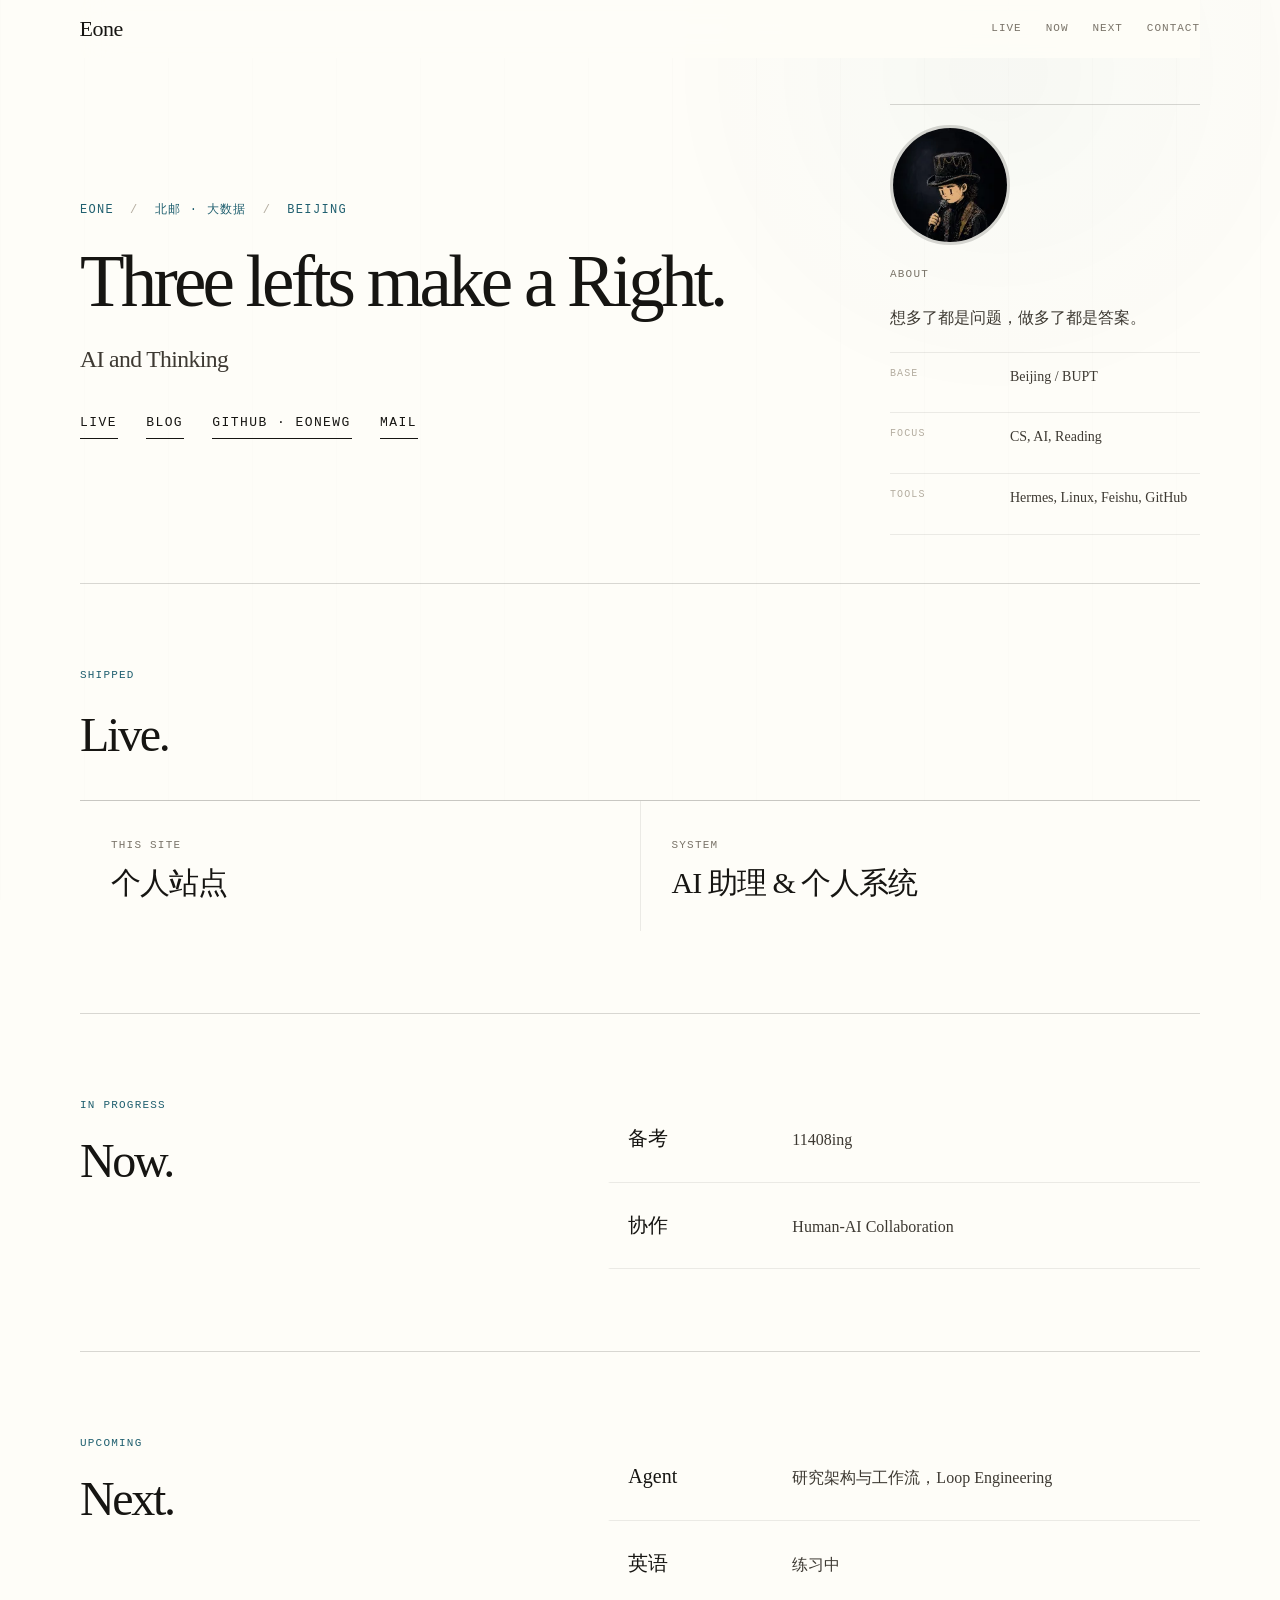
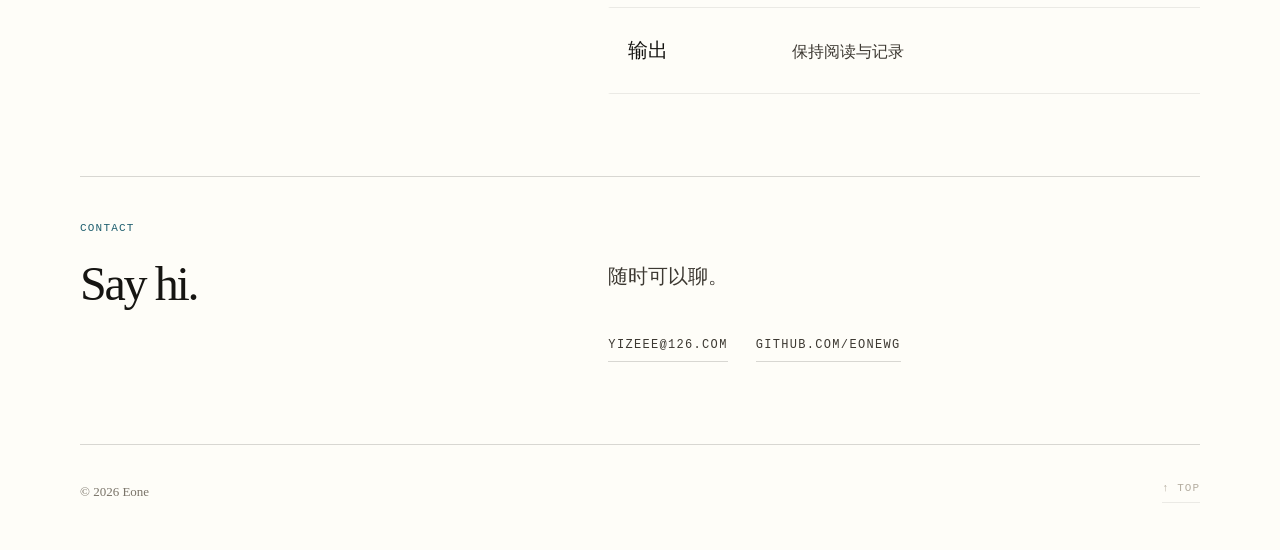
<file: index.html>
<!DOCTYPE html>
<html lang="zh-CN">
<head>
<meta charset="utf-8" />
<meta name="viewport" content="width=device-width, initial-scale=1.0" />
<meta name="description" content="Eone — 北邮大数据在读。写一点学习、工程和 AI 协作系统的记录。" />
<meta name="theme-color" content="#fefdf8" />
<link rel="canonical" href="https://eeeone.me/" />
<meta property="og:title" content="Eone · Three lefts make a Right." />
<meta property="og:description" content="北邮大数据在读。写一点学习、工程和 AI 协作系统的记录。" />
<meta property="og:url" content="https://eeeone.me/" />
<meta property="og:type" content="website" />
<title>Eone · Three lefts make a Right.</title>
<link rel="icon" type="image/png" href="[data-uri]" />
<link rel="stylesheet" href="style.css?v=lnx2" />
</head>
<body>
<div class="page">
  <header class="topbar" id="topbar">
    <a class="brand" href="#top" aria-label="Eone home">Eone</a>
    <nav class="nav" aria-label="Primary navigation">
      <a href="#live">Live</a>
      <a href="#now">Now</a>
      <a href="#next">Next</a>
      <a href="#contact">Contact</a>
    </nav>
  </header>

  <main id="top">
    <section class="hero" aria-labelledby="hero-title">
      <div class="hero-copy fade-in">
        <div class="issue-line"><span>Eone</span><span>北邮 · 大数据</span><span>Beijing</span></div>
        <h1 id="hero-title">Three lefts make a Right.</h1>
        <p class="hero-subtitle">AI and Thinking</p>
        <div class="hero-actions" aria-label="Quick links">
          <a href="#live">Live</a>
          <a href="/blog/">Blog</a>
          <a href="https://github.com/eonewg" rel="noopener" target="_blank">GitHub &middot; eonewg</a>
          <a href="mailto:yizeee@126.com">Mail</a>
        </div>
      </div>
      <aside class="editor-note fade-in" aria-label="About me">
        <img class="avatar" src="avatar.webp" alt="Eone" width="140" height="140" />
        <span class="meta-label">About</span>
        <p>想多了都是问题，做多了都是答案。</p>
        <div class="fact-list" aria-label="Profile facts">
          <div class="fact-row"><span class="meta-label">Base</span><span>Beijing / BUPT</span></div>
          <div class="fact-row"><span class="meta-label">Focus</span><span>CS, AI, Reading</span></div>
          <div class="fact-row"><span class="meta-label">Tools</span><span>Hermes, Linux, Feishu, GitHub</span></div>
        </div>
      </aside>
    </section>

    <section class="section fade-in" id="live" aria-labelledby="live-title">
      <div class="works-header">
        <div class="section-kicker">Shipped</div>
        <h2 id="live-title">Live.</h2>
      </div>
      <div class="work-list">
        <article class="work-item">
          <span class="work-tag">This Site</span>
          <h3><a href="/blog/">个人站点</a></h3>
        </article>
        <article class="work-item">
          <span class="work-tag">System</span>
          <h3><a href="https://github.com/eonewg" rel="noopener" target="_blank">AI 助理 &amp; 个人系统</a></h3>
        </article>
      </div>
    </section>

    <section class="section fade-in" id="now" aria-labelledby="now-title">
      <div class="section-shell">
        <div>
          <div class="section-kicker">In Progress</div>
          <h2 id="now-title">Now.</h2>
        </div>
        <div>
          <div class="brief-list">
            <div class="brief-item">
              <span class="run-in">备考</span>
              <p>11408ing</p>
            </div>
            <div class="brief-item">
              <span class="run-in">协作</span>
              <p>Human-AI Collaboration</p>
            </div>
          </div>
        </div>
      </div>
    </section>

    <section class="section fade-in" id="next" aria-labelledby="next-title">
      <div class="section-shell">
        <div>
          <div class="section-kicker">Upcoming</div>
          <h2 id="next-title">Next.</h2>
        </div>
        <div>
          <div class="brief-list">
            <div class="brief-item">
              <span class="run-in">Agent</span>
              <p>研究架构与工作流，Loop Engineering</p>
            </div>
            <div class="brief-item">
              <span class="run-in">英语</span>
              <p>练习中</p>
            </div>
            <div class="brief-item">
              <span class="run-in">输出</span>
              <p>保持阅读与记录</p>
            </div>
          </div>
        </div>
      </div>
    </section>

    <section class="section contact-section fade-in" id="contact" aria-labelledby="contact-title">
      <div class="section-shell">
        <div>
          <div class="section-kicker">Contact</div>
          <h2 id="contact-title">Say hi.</h2>
        </div>
        <div>
          <p class="section-lede">随时可以聊。</p>
          <div class="contact-links">
            <a href="mailto:yizeee@126.com">yizeee@126.com</a>
            <a href="https://github.com/eonewg" rel="noopener" target="_blank">github.com/eonewg</a>
          </div>
        </div>
      </div>
    </section>
  </main>

  <footer>
    <span>&copy; 2026 Eone</span>
    <a class="back-top" href="#top">↑ Top</a>
  </footer>
</div>

<script src="script.js?v=bb3365f2"></script>
</body>
</html>
</file>
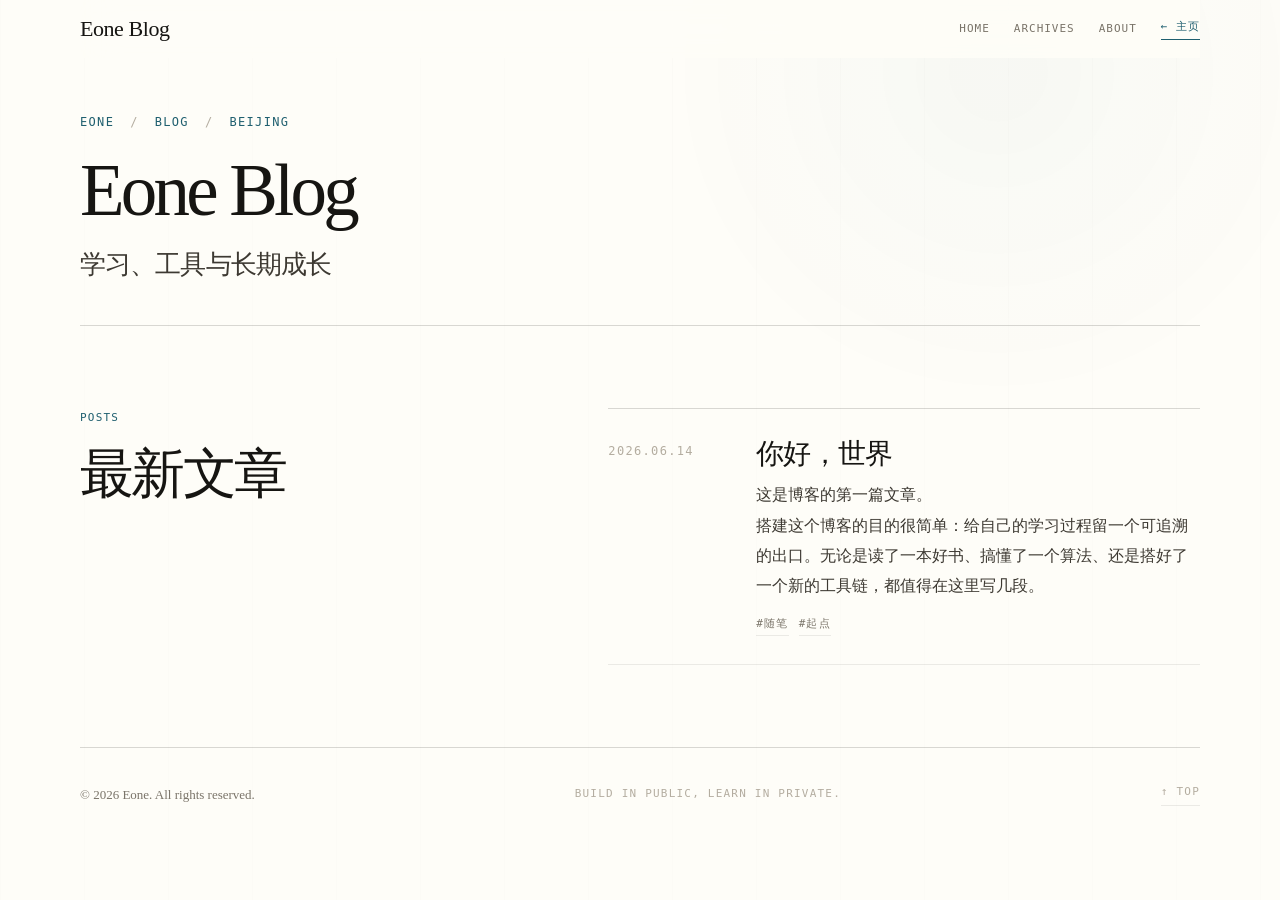
<file: blog/index.html>
<!DOCTYPE html>
<html lang="zh-CN">
<head>
  <meta charset="utf-8" />
  <meta name="viewport" content="width=device-width, initial-scale=1.0" />
  <meta name="description" content="Eone 的技术博客：CS基础、算法、AI工作流与个人系统" />
  <title>Eone Blog</title>
  <link rel="icon" type="image/png" href="/blog/favicon.ico" />
  <link rel="stylesheet" href="/blog/css/style.css" />
<meta name="generator" content="Hexo 7.3.0"></head>
<body>
<div class="page">
  
<header class="topbar" id="topbar">
  <a class="brand" href="/blog/" aria-label="Blog home">Eone Blog</a>
  <nav class="nav" aria-label="Blog navigation">
    
      <a href="/blog/">Home</a>
    
      <a href="/blog/archives/">Archives</a>
    
      <a href="/blog/about/">About</a>
    
    <a href="/" class="nav-home">← 主页</a>
  </nav>
</header>
<script>
  (function() {
    var topbar = document.getElementById('topbar');
    function onScroll() {
      topbar.classList.toggle('scrolled', window.scrollY > 12);
    }
    window.addEventListener('scroll', onScroll, { passive: true });
    onScroll();
  })();
</script>

  <main id="top">
    
<section class="blog-hero">
  <div class="blog-hero-inner">
    <div class="issue-line">
      <span>Eone</span><span>Blog</span><span>Beijing</span>
    </div>
    <h1 class="blog-title">Eone Blog</h1>
    <p class="blog-subtitle">学习、工具与长期成长</p>
  </div>
</section>

<section class="section">
  <div class="section-shell">
    <div>
      <div class="section-kicker">Posts</div>
      <h2>最新文章</h2>
    </div>
    <div>
      
        <article class="post-card">
          <span class="post-date mono-label">
            2026.06.14
          </span>
          <div class="post-card-body">
            <h3 class="post-card-title">
              <a href="/blog/2026/06/14/hello-world/">你好，世界</a>
            </h3>
            <div class="post-card-excerpt">
              <p>这是博客的第一篇文章。</p>
<p>搭建这个博客的目的很简单：给自己的学习过程留一个可追溯的出口。无论是读了一本好书、搞懂了一个算法、还是搭好了一个新的工具链，都值得在这里写几段。</p>
            </div>
            
              <div class="post-tags">
                
                  <a class="tag" href="/blog/tags/%E9%9A%8F%E7%AC%94/">#随笔</a>
                
                  <a class="tag" href="/blog/tags/%E8%B5%B7%E7%82%B9/">#起点</a>
                
              </div>
            
          </div>
        </article>
      
      
    </div>
  </div>
</section>

  </main>
  
<footer>
  <span>&copy; 2026 Eone. All rights reserved.</span>
  <span class="footer-note">Build in public, learn in private.</span>
  <a class="back-top" href="#top">↑ Top</a>
</footer>

</div>
</body>
</html>
</file>
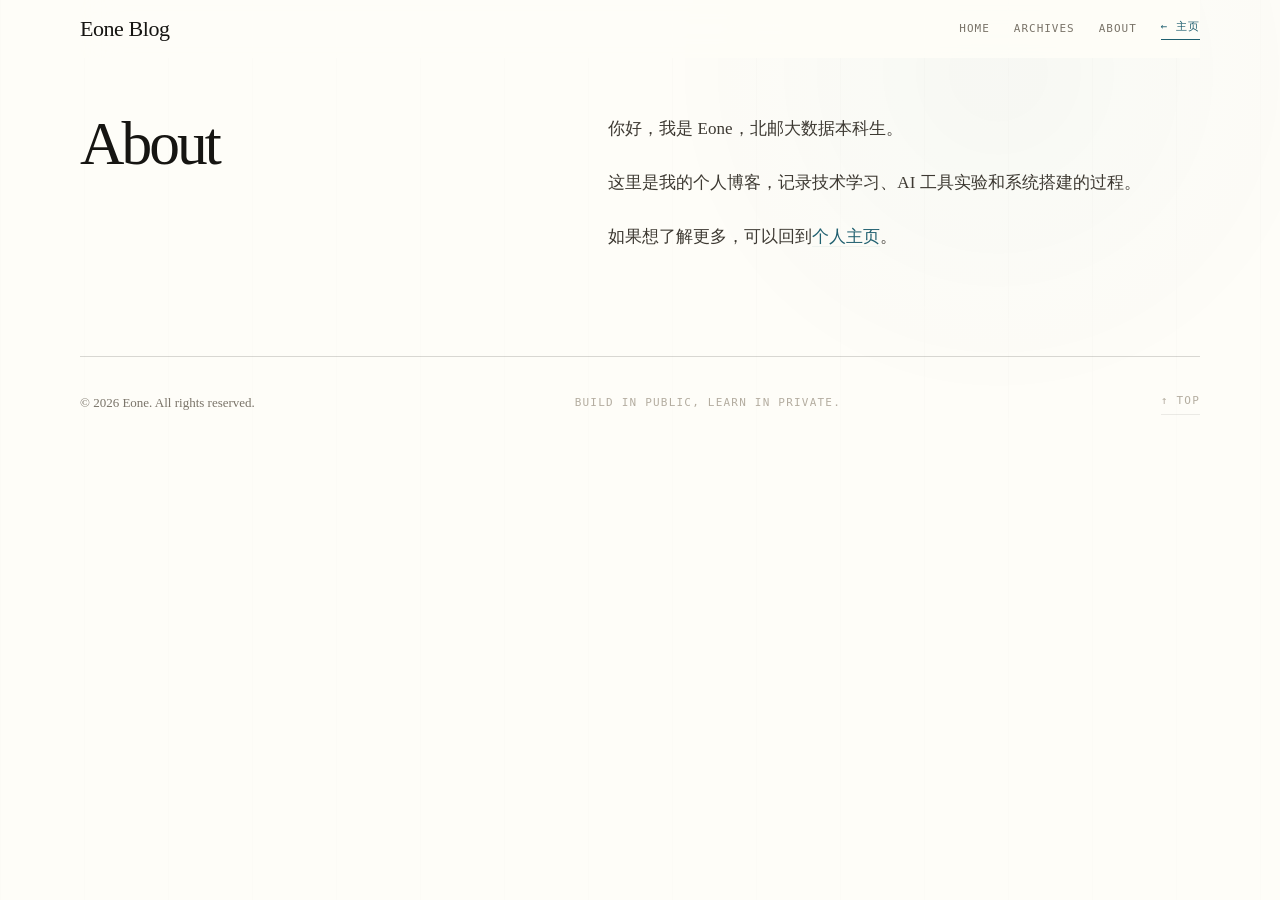
<file: blog/about/index.html>
<!DOCTYPE html>
<html lang="zh-CN">
<head>
  <meta charset="utf-8" />
  <meta name="viewport" content="width=device-width, initial-scale=1.0" />
  <meta name="description" content="Eone 的技术博客：CS基础、算法、AI工作流与个人系统" />
  <title>About | Eone Blog</title>
  <link rel="icon" type="image/png" href="/blog/favicon.ico" />
  <link rel="stylesheet" href="/blog/css/style.css" />
<meta name="generator" content="Hexo 7.3.0"></head>
<body>
<div class="page">
  
<header class="topbar" id="topbar">
  <a class="brand" href="/blog/" aria-label="Blog home">Eone Blog</a>
  <nav class="nav" aria-label="Blog navigation">
    
      <a href="/blog/">Home</a>
    
      <a href="/blog/archives/">Archives</a>
    
      <a href="/blog/about/">About</a>
    
    <a href="/" class="nav-home">← 主页</a>
  </nav>
</header>
<script>
  (function() {
    var topbar = document.getElementById('topbar');
    function onScroll() {
      topbar.classList.toggle('scrolled', window.scrollY > 12);
    }
    window.addEventListener('scroll', onScroll, { passive: true });
    onScroll();
  })();
</script>

  <main id="top">
    
<section class="section post-section">
  <div class="section-shell">
    <div>
      <h1 class="post-title">About</h1>
    </div>
    <div class="post-content">
      <p>你好，我是 Eone，北邮大数据本科生。</p>
<p>这里是我的个人博客，记录技术学习、AI 工具实验和系统搭建的过程。</p>
<p>如果想了解更多，可以回到<a href="/">个人主页</a>。</p>

    </div>
  </div>
</section>

  </main>
  
<footer>
  <span>&copy; 2026 Eone. All rights reserved.</span>
  <span class="footer-note">Build in public, learn in private.</span>
  <a class="back-top" href="#top">↑ Top</a>
</footer>

</div>
</body>
</html>
</file>
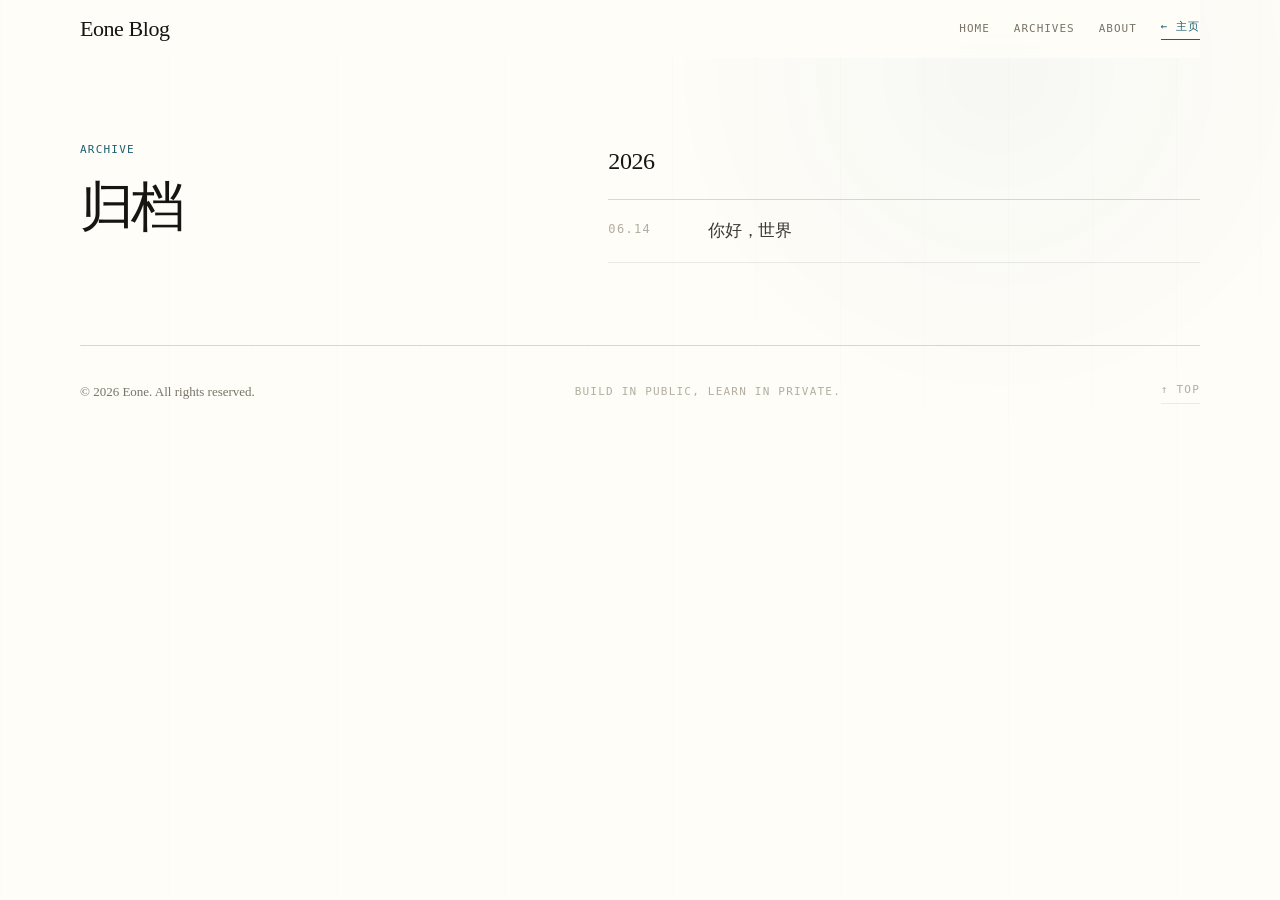
<file: blog/archives/index.html>
<!DOCTYPE html>
<html lang="zh-CN">
<head>
  <meta charset="utf-8" />
  <meta name="viewport" content="width=device-width, initial-scale=1.0" />
  <meta name="description" content="Eone 的技术博客：CS基础、算法、AI工作流与个人系统" />
  <title>Eone Blog</title>
  <link rel="icon" type="image/png" href="/blog/favicon.ico" />
  <link rel="stylesheet" href="/blog/css/style.css" />
<meta name="generator" content="Hexo 7.3.0"></head>
<body>
<div class="page">
  
<header class="topbar" id="topbar">
  <a class="brand" href="/blog/" aria-label="Blog home">Eone Blog</a>
  <nav class="nav" aria-label="Blog navigation">
    
      <a href="/blog/">Home</a>
    
      <a href="/blog/archives/">Archives</a>
    
      <a href="/blog/about/">About</a>
    
    <a href="/" class="nav-home">← 主页</a>
  </nav>
</header>
<script>
  (function() {
    var topbar = document.getElementById('topbar');
    function onScroll() {
      topbar.classList.toggle('scrolled', window.scrollY > 12);
    }
    window.addEventListener('scroll', onScroll, { passive: true });
    onScroll();
  })();
</script>

  <main id="top">
    
<section class="section">
  <div class="section-shell">
    <div>
      <div class="section-kicker">Archive</div>
      <h2>归档</h2>
    </div>
    <div>
      
      
        
        
          
          <h3 class="archive-year">2026</h3>
          <div class="archive-list">
          
        
        <a class="archive-item" href="/blog/2026/06/14/hello-world/">
          <span class="archive-date mono-label">06.14</span>
          <span class="archive-title">你好，世界</span>
        </a>
      
      </div>
      
    </div>
  </div>
</section>

  </main>
  
<footer>
  <span>&copy; 2026 Eone. All rights reserved.</span>
  <span class="footer-note">Build in public, learn in private.</span>
  <a class="back-top" href="#top">↑ Top</a>
</footer>

</div>
</body>
</html>
</file>
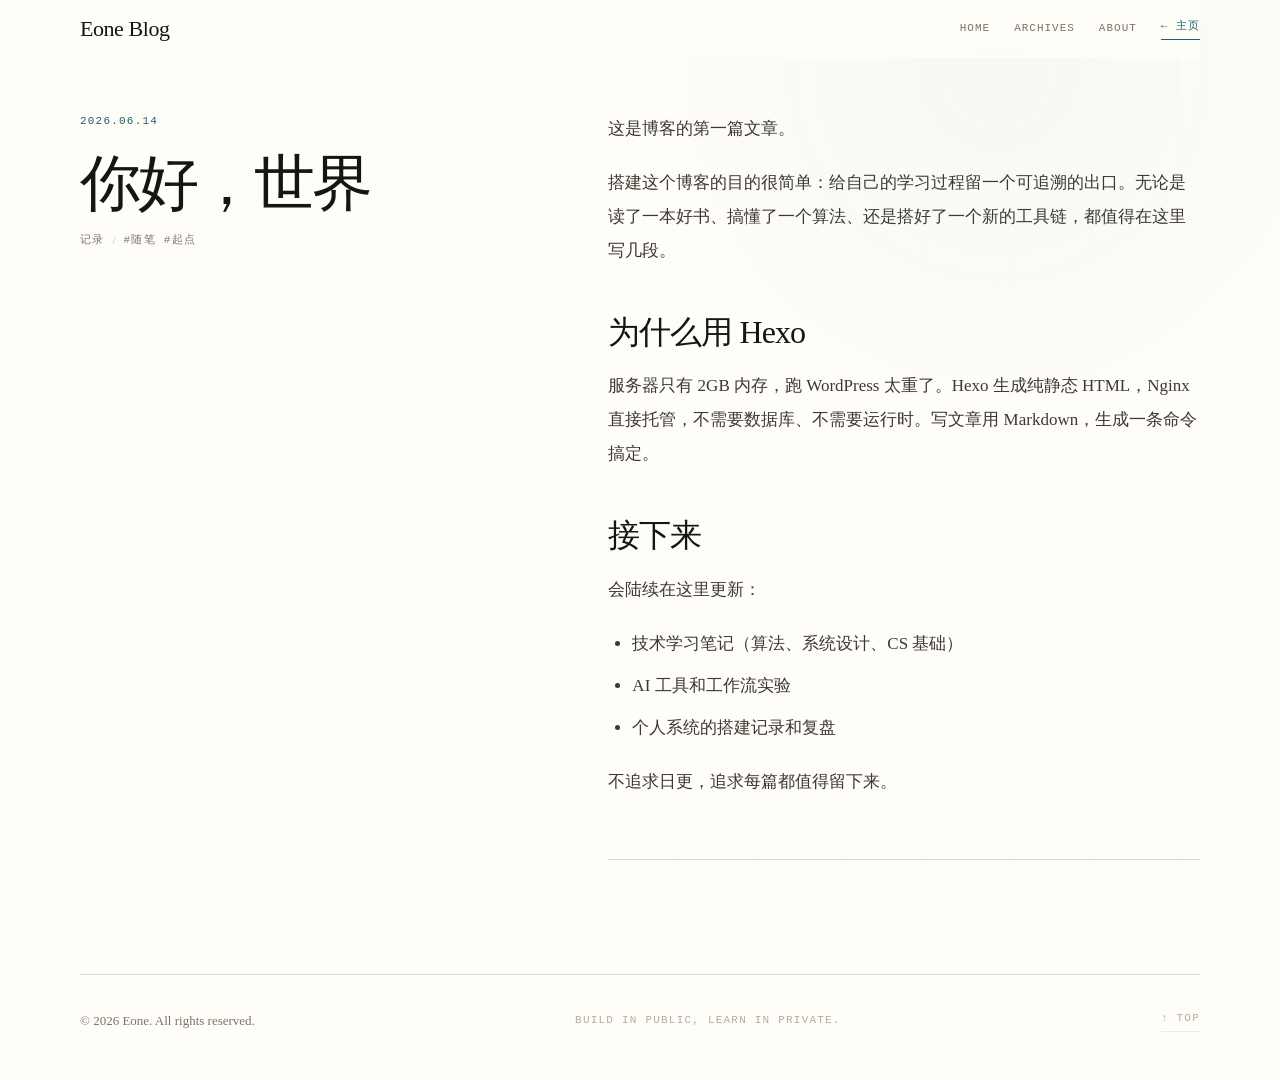
<file: blog/2026/06/14/hello-world/index.html>
<!DOCTYPE html>
<html lang="zh-CN">
<head>
  <meta charset="utf-8" />
  <meta name="viewport" content="width=device-width, initial-scale=1.0" />
  <meta name="description" content="Eone 的技术博客：CS基础、算法、AI工作流与个人系统" />
  <title>你好，世界 | Eone Blog</title>
  <link rel="icon" type="image/png" href="/blog/favicon.ico" />
  <link rel="stylesheet" href="/blog/css/style.css" />
<meta name="generator" content="Hexo 7.3.0"></head>
<body>
<div class="page">
  
<header class="topbar" id="topbar">
  <a class="brand" href="/blog/" aria-label="Blog home">Eone Blog</a>
  <nav class="nav" aria-label="Blog navigation">
    
      <a href="/blog/">Home</a>
    
      <a href="/blog/archives/">Archives</a>
    
      <a href="/blog/about/">About</a>
    
    <a href="/" class="nav-home">← 主页</a>
  </nav>
</header>
<script>
  (function() {
    var topbar = document.getElementById('topbar');
    function onScroll() {
      topbar.classList.toggle('scrolled', window.scrollY > 12);
    }
    window.addEventListener('scroll', onScroll, { passive: true });
    onScroll();
  })();
</script>

  <main id="top">
    
<section class="section post-section">
  <div class="section-shell">
    <div>
      <div class="section-kicker">2026.06.14</div>
      <h1 class="post-title">你好，世界</h1>
      
        <div class="post-meta">
          
            <a class="meta-link" href="/blog/categories/%E8%AE%B0%E5%BD%95/">记录</a>
          
          
            <span class="meta-sep">/</span>
            
              <a class="meta-link" href="/blog/tags/%E9%9A%8F%E7%AC%94/">#随笔</a>
            
              <a class="meta-link" href="/blog/tags/%E8%B5%B7%E7%82%B9/">#起点</a>
            
          
        </div>
      
    </div>
    <div>
      <div class="post-content">
        <p>这是博客的第一篇文章。</p>
<p>搭建这个博客的目的很简单：给自己的学习过程留一个可追溯的出口。无论是读了一本好书、搞懂了一个算法、还是搭好了一个新的工具链，都值得在这里写几段。</p>
<span id="more"></span>

<h2 id="为什么用-Hexo"><a href="#为什么用-Hexo" class="headerlink" title="为什么用 Hexo"></a>为什么用 Hexo</h2><p>服务器只有 2GB 内存，跑 WordPress 太重了。Hexo 生成纯静态 HTML，Nginx 直接托管，不需要数据库、不需要运行时。写文章用 Markdown，生成一条命令搞定。</p>
<h2 id="接下来"><a href="#接下来" class="headerlink" title="接下来"></a>接下来</h2><p>会陆续在这里更新：</p>
<ul>
<li>技术学习笔记（算法、系统设计、CS 基础）</li>
<li>AI 工具和工作流实验</li>
<li>个人系统的搭建记录和复盘</li>
</ul>
<p>不追求日更，追求每篇都值得留下来。</p>

      </div>
      <nav class="post-nav">
        
        
      </nav>
    </div>
  </div>
</section>

  </main>
  
<footer>
  <span>&copy; 2026 Eone. All rights reserved.</span>
  <span class="footer-note">Build in public, learn in private.</span>
  <a class="back-top" href="#top">↑ Top</a>
</footer>

</div>
</body>
</html>
</file>
<file: style.css>
/* ========================================
   Eone — Personal Homepage Stylesheet
   ======================================== */

:root {
  --paper: #fefdf8;
  --ink: #161512;
  --ink-soft: #3d3932;
  --muted: #7a7469;
  --faint: #b4ada0;
  --line: rgba(22, 21, 18, 0.16);
  --line-soft: rgba(22, 21, 18, 0.08);
  --accent: #1f5f6f;
  --accent-wash: rgba(31, 95, 111, 0.055);
  --max: 1120px;
  --serif: "Noto Serif SC", "Source Han Serif SC", "Songti SC", STSong, SimSun, Georgia, "Times New Roman", serif;
  --mono: "SF Mono", "Cascadia Code", "JetBrains Mono", Menlo, Consolas, monospace;
  --ease: cubic-bezier(.22, 1, .36, 1);
  --topbar-bg: rgba(254, 253, 248, .88);
}

/* ---------- Dark Mode ---------- */

@media (prefers-color-scheme: dark) {
  :root {
    --paper: #141310;
    --ink: #e8e4d9;
    --ink-soft: #c4bfae;
    --muted: #8a8477;
    --faint: #5e594e;
    --line: rgba(232, 228, 217, 0.14);
    --line-soft: rgba(232, 228, 217, 0.07);
    --accent: #5cb8c9;
    --accent-wash: rgba(92, 184, 201, 0.08);
    --topbar-bg: rgba(20, 19, 16, .92);
  }
  body::before {
    background:
      radial-gradient(circle at 78% 8%, rgba(92,184,201,.035), transparent 28%),
      linear-gradient(90deg, rgba(232,228,217,.012) 1px, transparent 1px) !important;
    background-size: auto, 84px 84px !important;
  }
}

/* ---------- Base ---------- */

* { box-sizing: border-box; }
html { scroll-behavior: smooth; -webkit-font-smoothing: antialiased; -moz-osx-font-smoothing: grayscale; }
body {
  margin: 0;
  min-height: 100vh;
  color: var(--ink);
  background: var(--paper);
  font-family: var(--serif);
  line-height: 1.78;
}
body::before {
  content: "";
  position: fixed;
  inset: 0;
  pointer-events: none;
  background:
    radial-gradient(circle at 78% 8%, rgba(31,95,111,.045), transparent 28%),
    linear-gradient(90deg, rgba(22,21,18,.014) 1px, transparent 1px);
  background-size: auto, 84px 84px;
  opacity: .7;
}
a { color: inherit; text-decoration: none; }
::selection { background: var(--accent-wash); color: var(--accent); }

/* ---------- Layout ---------- */

.page {
  width: min(var(--max), calc(100% - 48px));
  margin: 0 auto;
  position: relative;
}

/* ---------- Topbar ---------- */

.topbar {
  position: sticky;
  top: 0;
  z-index: 20;
  display: flex;
  align-items: center;
  justify-content: space-between;
  gap: 24px;
  min-height: 58px;
  background: var(--topbar-bg);
  backdrop-filter: blur(18px);
  -webkit-backdrop-filter: blur(18px);
  border-bottom: 1px solid transparent;
  transition: border-color .35s ease;
}
.topbar.scrolled { border-bottom-color: var(--line-soft); }
.brand {
  font-size: 22px;
  line-height: 1;
  font-weight: 500;
  letter-spacing: -.02em;
}
.nav {
  display: flex;
  gap: 24px;
  align-items: center;
  font-family: var(--mono);
  font-size: 11px;
  letter-spacing: .09em;
  text-transform: uppercase;
  color: var(--muted);
}
.nav a { transition: color .25s ease; }
.nav a:hover { color: var(--ink); }

/* ---------- Shared Mono Style ---------- */

.mono, .kicker, .issue-line, .hero-actions, .meta-label, .section-kicker, .run-in, .work-tag, .contact-links, .footer-note {
  font-family: var(--mono);
  text-transform: uppercase;
  letter-spacing: .11em;
}

/* ---------- Hero ---------- */

.hero {
  min-height: auto;
  display: grid;
  grid-template-columns: minmax(0, 1fr) 310px;
  gap: clamp(38px, 6vw, 76px);
  align-items: center;
  padding: 46px 0 48px;
  border-bottom: 1px solid var(--line);
}
.issue-line {
  display: flex;
  flex-wrap: wrap;
  gap: 10px 16px;
  align-items: center;
  color: var(--accent);
  font-size: 12px;
  margin-bottom: 22px;
}
.issue-line span:not(:last-child)::after {
  content: "/";
  margin-left: 16px;
  color: var(--faint);
}
h1 {
  margin: 0;
  max-width: 790px;
  font-size: clamp(46px, 5.7vw, 78px);
  line-height: 1.05;
  font-weight: 500;
  letter-spacing: -.052em;
}
.hero-subtitle {
  max-width: 680px;
  margin: 20px 0 0;
  color: var(--ink-soft);
  font-size: clamp(18px, 1.85vw, 24px);
  line-height: 1.65;
  font-weight: 400;
  letter-spacing: -.026em;
}
.hero-deck {
  max-width: 720px;
  margin: 20px 0 0;
  color: var(--ink-soft);
  font-size: 20px;
  line-height: 1.7;
}
.hero-deck::first-letter {
  float: left;
  margin: .1em .16em 0 0;
  font-size: 2.8em;
  line-height: .8;
  color: var(--ink);
}

/* ---------- Hero Actions ---------- */

.hero-actions {
  display: flex;
  flex-wrap: wrap;
  gap: 28px;
  margin-top: 32px;
  font-size: 13px;
}
.hero-actions a {
  border-bottom: 1.5px solid currentColor;
  padding-bottom: 3px;
  color: var(--ink);
  transition: color .25s ease, border-color .25s ease, gap .25s ease;
  display: inline-flex;
  align-items: center;
  gap: 0;
}
.hero-actions a::after {
  content: '→';
  opacity: 0;
  margin-left: -8px;
  transition: opacity .25s ease, margin-left .25s ease;
}
.hero-actions a:hover {
  color: var(--accent);
  gap: 6px;
}
.hero-actions a:hover::after {
  opacity: 1;
  margin-left: 0;
}

/* ---------- Avatar & Editor Note ---------- */

.avatar {
  width: 120px;
  height: 120px;
  border-radius: 50%;
  object-fit: cover;
  border: 3px solid var(--line);
  margin-bottom: 20px;
  display: block;
  transition: border-color .35s ease;
}
.avatar:hover { border-color: var(--accent); }

.editor-note {
  align-self: start;
  padding-top: 20px;
  border-top: 1px solid var(--line);
}
.editor-note p {
  margin: 0;
  color: var(--ink-soft);
  font-size: 16px;
  line-height: 1.82;
}
.editor-note .meta-label {
  display: block;
  color: var(--muted);
  font-size: 11px;
  margin-bottom: 18px;
}
.fact-list {
  margin-top: 20px;
  border-top: 1px solid var(--line-soft);
}
.fact-row {
  display: grid;
  grid-template-columns: 102px 1fr;
  gap: 18px;
  padding: 12px 0;
  border-bottom: 1px solid var(--line-soft);
}
.fact-row .meta-label { color: var(--faint); font-size: 10px; }
.fact-row span:last-child { color: var(--ink-soft); font-size: 14px; line-height: 1.65; }

/* ---------- Sections ---------- */

.section {
  padding: 82px 0;
  border-bottom: 1px solid var(--line);
}
.section-shell {
  display: grid;
  grid-template-columns: minmax(220px, 0.72fr) minmax(0, 1fr);
  gap: clamp(42px, 8vw, 104px);
  align-items: start;
}
.section-kicker {
  color: var(--accent);
  font-size: 11px;
  margin-bottom: 20px;
}
h2 {
  margin: 0;
  max-width: 430px;
  font-size: clamp(28px, 3.8vw, 48px);
  font-weight: 500;
  letter-spacing: -.048em;
  line-height: 1.04;
}
.section-lede {
  margin: 0;
  color: var(--ink-soft);
  font-size: 20px;
  line-height: 1.7;
}
.section-lede + .section-lede { margin-top: 26px; }

/* ---------- Brief List ---------- */

.brief-list {
  margin-top: 44px;
  border-top: 1px solid var(--line);
}
.brief-list:first-child {
  margin-top: 0;
  border-top: none;
}
.brief-item {
  display: grid;
  grid-template-columns: 136px 1fr;
  gap: 28px;
  padding: 25px 0 25px 18px;
  border-bottom: 1px solid var(--line-soft);
  border-left: 2px solid transparent;
  transition: border-color .25s ease, background .25s ease;
  align-items: baseline;
}
.brief-item:hover {
  border-left-color: var(--accent);
}
.run-in {
  color: var(--ink);
  font-family: var(--serif);
  font-size: 20px;
  font-weight: 500;
  text-transform: none;
  letter-spacing: 0;
}
.brief-item p {
  margin: 0;
  color: var(--ink-soft);
  font-size: 16px;
  line-height: 1.95;
}

/* ---------- Works ---------- */

.work-list {
  display: grid;
  grid-template-columns: repeat(2, 1fr);
  gap: 1px;
  background: var(--line-soft);
  border-top: 1px solid var(--line);
  margin-top: 40px;
}

.works-header { margin-bottom: 0; }
.works-header .section-kicker { margin-bottom: 24px; }
.works-header h2 { margin: 0 0 20px; max-width: 520px; }
.works-header .section-lede { max-width: 560px; }

.work-item {
  background: var(--paper);
  padding: 28px 28px 30px 28px;
  border-bottom: none;
  border-left: 3px solid transparent;
  transition: border-color .25s ease, background .25s ease;
}
.work-item:hover {
  border-left-color: var(--accent);
  background: color-mix(in srgb, var(--accent) 4%, var(--paper));
}
.work-tag {
  display: inline-block;
  margin-bottom: 10px;
  color: var(--muted);
  font-size: 11px;
}
.work-item h3 {
  margin: 0;
  font-size: clamp(24px, 2.6vw, 30px);
  font-weight: 500;
  letter-spacing: -.032em;
  line-height: 1.2;
}
.work-item h3 a {
  border-bottom: 1px solid transparent;
  transition: border-color .25s ease;
}
.work-item:hover h3 a { border-bottom-color: var(--accent); }
.work-item p {
  margin: 0;
  color: var(--ink-soft);
  line-height: 1.95;
  font-size: 16px;
}

/* ---------- Contact ---------- */

.contact-section .section-shell { align-items: start; }
.contact-section .section-shell > div:first-child { margin-top: -40px; }
.contact-links {
  display: flex;
  flex-wrap: wrap;
  gap: 18px 28px;
  margin-top: 42px;
  font-size: 12px;
}
.contact-links a {
  padding-bottom: 5px;
  border-bottom: 1px solid var(--line);
  color: var(--ink-soft);
  transition: color .25s ease, border-color .25s ease;
}
.contact-links a:hover {
  color: var(--accent);
  border-color: var(--accent);
}

/* ---------- Footer ---------- */

footer {
  display: flex;
  justify-content: space-between;
  align-items: center;
  gap: 20px;
  padding: 34px 0 48px;
  color: var(--muted);
  font-size: 13px;
}
.footer-note { font-size: 11px; color: var(--faint); }
.back-top {
  font-family: var(--mono);
  font-size: 11px;
  letter-spacing: .09em;
  text-transform: uppercase;
  color: var(--faint);
  border-bottom: 1px solid var(--line-soft);
  padding-bottom: 3px;
  transition: color .25s ease, border-color .25s ease;
}
.back-top:hover { color: var(--accent); border-color: var(--accent); }

/* ---------- Animation ---------- */

.fade-in {
  opacity: 1;
  transform: none;
}
.fade-in.visible {
  opacity: 1;
  transform: none;
}

/* ---------- Responsive ---------- */

@media (max-width: 900px) {
  .page { width: min(100% - 34px, var(--max)); }
  .nav { gap: 14px; font-size: 10px; }
  .hero { grid-template-columns: 1fr; min-height: auto; padding: 74px 0 82px; }
  .editor-note { max-width: 680px; }
  .section { padding: 78px 0; }
  .section-shell { grid-template-columns: 1fr; gap: 28px; }
  h2 { max-width: 720px; }
  .work-list { grid-template-columns: 1fr; }
  footer { flex-direction: column; align-items: flex-start; }
}

@media (max-width: 560px) {
  .topbar { min-height: 58px; }
  .nav { gap: 10px; font-size: 9px; letter-spacing: .06em; }
  h1 { font-size: clamp(48px, 15vw, 72px); }
  .hero-subtitle { font-size: 17px; line-height: 1.75; }
  .hero-deck::first-letter { float: none; margin: 0; font-size: 1em; line-height: inherit; }
  .avatar { width: 100px; height: 100px; }
  .fact-row, .brief-item { grid-template-columns: 1fr; gap: 6px; }
  .brief-item { padding-left: 14px; }
  .section-lede { font-size: 17px; }
}
</file>
<file: blog/css/style.css>
:root {
  --paper: #fefdf8;
  --ink: #161512;
  --ink-soft: #3d3932;
  --muted: #7a7469;
  --faint: #b4ada0;
  --line: rgba(22, 21, 18, 0.16);
  --line-soft: rgba(22, 21, 18, 0.08);
  --accent: #1f5f6f;
  --accent-wash: rgba(31, 95, 111, 0.055);
  --max: 1120px;
  --serif: "Noto Serif SC", "Source Han Serif SC", "Songti SC", STSong, SimSun, Georgia, "Times New Roman", serif;
  --mono: "SF Mono", "Cascadia Code", "JetBrains Mono", Menlo, Consolas, monospace;
  --ease: cubic-bezier(.22, 1, .36, 1);
  --topbar-bg: rgba(254, 253, 248, .88);
}

@media (prefers-color-scheme: dark) {
  :root {
    --paper: #141310;
    --ink: #e8e4d9;
    --ink-soft: #c4bfae;
    --muted: #8a8477;
    --faint: #5e594e;
    --line: rgba(232, 228, 217, 0.14);
    --line-soft: rgba(232, 228, 217, 0.07);
    --accent: #5cb8c9;
    --accent-wash: rgba(92, 184, 201, 0.08);
    --topbar-bg: rgba(20, 19, 16, .92);
  }
  body::before {
    background:
      radial-gradient(circle at 78% 8%, rgba(92,184,201,.035), transparent 28%),
      linear-gradient(90deg, rgba(232,228,217,.012) 1px, transparent 1px) !important;
    background-size: auto, 84px 84px !important;
  }
}

* { box-sizing: border-box; }
html { scroll-behavior: smooth; -webkit-font-smoothing: antialiased; -moz-osx-font-smoothing: grayscale; }
body {
  margin: 0;
  min-height: 100vh;
  color: var(--ink);
  background: var(--paper);
  font-family: var(--serif);
  line-height: 1.78;
}
body::before {
  content: "";
  position: fixed;
  inset: 0;
  pointer-events: none;
  background:
    radial-gradient(circle at 78% 8%, rgba(31,95,111,.045), transparent 28%),
    linear-gradient(90deg, rgba(22,21,18,.014) 1px, transparent 1px);
  background-size: auto, 84px 84px;
  opacity: .7;
}
a { color: inherit; text-decoration: none; }
::selection { background: var(--accent-wash); color: var(--accent); }

.page {
  width: min(var(--max), calc(100% - 48px));
  margin: 0 auto;
  position: relative;
}

/* ===== TOPBAR ===== */
.topbar {
  position: sticky;
  top: 0;
  z-index: 20;
  display: flex;
  align-items: center;
  justify-content: space-between;
  gap: 24px;
  min-height: 58px;
  background: var(--topbar-bg);
  backdrop-filter: blur(18px);
  -webkit-backdrop-filter: blur(18px);
  border-bottom: 1px solid transparent;
  transition: border-color .35s ease;
}
.topbar.scrolled { border-bottom-color: var(--line-soft); }
.brand {
  font-size: 22px;
  line-height: 1;
  font-weight: 500;
  letter-spacing: -.02em;
}
.nav {
  display: flex;
  gap: 24px;
  align-items: center;
  font-family: var(--mono);
  font-size: 11px;
  letter-spacing: .09em;
  text-transform: uppercase;
  color: var(--muted);
}
.nav a { transition: color .25s ease; }
.nav a:hover { color: var(--ink); }
.nav-home {
  color: var(--accent) !important;
  border-bottom: 1px solid var(--accent);
  padding-bottom: 2px;
}

.mono, .issue-line, .section-kicker, .mono-label, .post-tags .tag,
.post-nav .mono-label, .meta-link, .pagination, .footer-note, .back-top {
  font-family: var(--mono);
  text-transform: uppercase;
  letter-spacing: .11em;
}

/* ===== BLOG HERO ===== */
.blog-hero {
  padding: 54px 0 42px;
  border-bottom: 1px solid var(--line);
}
.blog-hero-inner { max-width: 720px; }
.issue-line {
  display: flex;
  flex-wrap: wrap;
  gap: 10px 16px;
  align-items: center;
  color: var(--accent);
  font-size: 12px;
  margin-bottom: 22px;
}
.issue-line span:not(:last-child)::after {
  content: "/";
  margin-left: 16px;
  color: var(--faint);
}
.blog-title {
  margin: 0;
  font-size: clamp(46px, 5.7vw, 78px);
  line-height: .99;
  font-weight: 500;
  letter-spacing: -.052em;
}
.blog-subtitle {
  margin: 18px 0 0;
  color: var(--ink-soft);
  font-size: clamp(20px, 2vw, 26px);
  line-height: 1.45;
  font-weight: 500;
  letter-spacing: -.035em;
}

/* ===== SECTION ===== */
.section {
  padding: 82px 0;
  border-bottom: 1px solid var(--line);
}
.section-shell {
  display: grid;
  grid-template-columns: minmax(220px, 0.72fr) minmax(0, 1fr);
  gap: clamp(42px, 8vw, 104px);
  align-items: start;
}
.section-kicker {
  color: var(--accent);
  font-size: 11px;
  margin-bottom: 20px;
}
h1, h2 {
  margin: 0;
  max-width: 430px;
  font-size: clamp(30px, 4.2vw, 56px);
  font-weight: 500;
  letter-spacing: -.048em;
  line-height: 1.04;
}
h1.post-title, h1.blog-title {
  max-width: none;
}

/* ===== POST CARD ===== */
.post-card {
  display: grid;
  grid-template-columns: 120px 1fr;
  gap: 28px;
  padding: 28px 0;
  border-bottom: 1px solid var(--line-soft);
  transition: padding-left .3s ease;
}
.post-card:first-child { border-top: 1px solid var(--line); }
.post-card:hover { padding-left: 12px; }
.post-date {
  color: var(--faint);
  font-size: 12px;
  padding-top: 4px;
}
.post-card-title {
  margin: 0 0 10px;
  font-size: clamp(22px, 2.4vw, 28px);
  font-weight: 500;
  letter-spacing: -.032em;
  line-height: 1.2;
}
.post-card-title a {
  border-bottom: 1px solid transparent;
  transition: border-color .25s ease;
}
.post-card:hover .post-card-title a { border-bottom-color: var(--accent); }
.post-card-excerpt {
  color: var(--ink-soft);
  font-size: 16px;
  line-height: 1.9;
}
.post-card-excerpt p { margin: 0; }
.post-tags {
  margin-top: 12px;
  display: flex;
  flex-wrap: wrap;
  gap: 10px;
}
.post-tags .tag {
  font-size: 11px;
  color: var(--muted);
  border-bottom: 1px solid var(--line-soft);
  padding-bottom: 2px;
  transition: color .25s ease, border-color .25s ease;
}
.post-tags .tag:hover { color: var(--accent); border-color: var(--accent); }

/* ===== POST DETAIL ===== */
.post-section { padding-top: 54px; }
.post-title {
  font-size: clamp(36px, 4.8vw, 64px) !important;
  max-width: none !important;
}
.post-meta {
  margin-top: 16px;
  display: flex;
  flex-wrap: wrap;
  gap: 8px;
  align-items: center;
}
.meta-link {
  font-size: 11px;
  color: var(--muted);
  transition: color .25s ease;
}
.meta-link:hover { color: var(--accent); }
.meta-sep { color: var(--faint); font-size: 11px; }

.post-content {
  color: var(--ink-soft);
  font-size: 17px;
  line-height: 2;
}
.post-content h2 {
  font-size: clamp(24px, 2.8vw, 32px) !important;
  max-width: none !important;
  margin: 48px 0 20px;
  color: var(--ink);
  letter-spacing: -.03em;
}
.post-content h3 {
  font-size: clamp(20px, 2.2vw, 24px);
  margin: 36px 0 16px;
  color: var(--ink);
  font-weight: 500;
  letter-spacing: -.025em;
}
.post-content p { margin: 0 0 20px; }
.post-content ul, .post-content ol {
  padding-left: 24px;
  margin: 0 0 20px;
}
.post-content li { margin-bottom: 8px; }
.post-content blockquote {
  margin: 28px 0;
  padding: 16px 24px;
  border-left: 3px solid var(--accent);
  background: var(--accent-wash);
  color: var(--ink-soft);
  font-style: italic;
}
.post-content code {
  font-family: var(--mono);
  font-size: 0.88em;
  background: var(--line-soft);
  padding: 2px 6px;
  border-radius: 3px;
}
.post-content pre {
  margin: 24px 0;
  padding: 20px 24px;
  background: var(--line-soft);
  border-radius: 6px;
  overflow-x: auto;
  font-family: var(--mono);
  font-size: 14px;
  line-height: 1.7;
}
.post-content pre code {
  background: none;
  padding: 0;
}
.post-content img {
  max-width: 100%;
  border-radius: 6px;
  margin: 24px 0;
}
.post-content a {
  color: var(--accent);
  border-bottom: 1px solid var(--accent-wash);
  transition: border-color .25s ease;
}
.post-content a:hover { border-bottom-color: var(--accent); }
.post-content hr {
  border: none;
  border-top: 1px solid var(--line-soft);
  margin: 40px 0;
}

/* ===== POST NAV ===== */
.post-nav {
  margin-top: 60px;
  padding-top: 32px;
  border-top: 1px solid var(--line);
  display: grid;
  grid-template-columns: 1fr 1fr;
  gap: 32px;
}
.post-nav-link {
  display: flex;
  flex-direction: column;
  gap: 8px;
}
.post-nav-link.next { text-align: right; align-items: flex-end; }
.post-nav .mono-label {
  font-size: 11px;
  color: var(--muted);
}
.post-nav .nav-title {
  font-size: 18px;
  color: var(--ink-soft);
  font-weight: 500;
  letter-spacing: -.02em;
}

/* ===== ARCHIVE ===== */
.archive-year {
  margin: 0 0 16px;
  font-size: 24px;
  font-weight: 500;
  letter-spacing: -.02em;
  color: var(--ink);
}
.archive-list {
  border-top: 1px solid var(--line);
}
.archive-item {
  display: grid;
  grid-template-columns: 80px 1fr;
  gap: 20px;
  padding: 16px 0;
  border-bottom: 1px solid var(--line-soft);
  transition: padding-left .3s ease;
}
.archive-item:hover { padding-left: 8px; }
.archive-date {
  color: var(--faint);
  font-size: 12px;
  padding-top: 3px;
}
.archive-title {
  color: var(--ink-soft);
  font-size: 17px;
  font-weight: 500;
  letter-spacing: -.02em;
}

/* ===== PAGINATION ===== */
.pagination {
  margin-top: 40px;
  display: flex;
  gap: 24px;
  font-size: 12px;
  color: var(--muted);
}
.pagination a, .pagination span {
  border-bottom: 1px solid var(--line-soft);
  padding-bottom: 4px;
  transition: color .25s ease, border-color .25s ease;
}
.pagination a:hover { color: var(--accent); border-color: var(--accent); }
.pagination .current { color: var(--ink); border-color: var(--ink); }

/* ===== FOOTER ===== */
footer {
  display: flex;
  justify-content: space-between;
  align-items: center;
  gap: 20px;
  padding: 34px 0 48px;
  color: var(--muted);
  font-size: 13px;
}
.footer-note { font-size: 11px; color: var(--faint); }
.back-top {
  font-size: 11px;
  color: var(--faint);
  border-bottom: 1px solid var(--line-soft);
  padding-bottom: 3px;
  transition: color .25s ease, border-color .25s ease;
}
.back-top:hover { color: var(--accent); border-color: var(--accent); }

/* ===== RESPONSIVE ===== */
@media (max-width: 900px) {
  .page { width: min(100% - 34px, var(--max)); }
  .nav { gap: 14px; font-size: 10px; }
  .section { padding: 78px 0; }
  .section-shell { grid-template-columns: 1fr; gap: 28px; }
  h1, h2 { max-width: 720px; }
  .post-card { grid-template-columns: 1fr; gap: 6px; }
  .post-nav { grid-template-columns: 1fr; gap: 24px; }
  footer { flex-direction: column; align-items: flex-start; }
}

@media (max-width: 560px) {
  .nav { gap: 10px; font-size: 9px; letter-spacing: .06em; }
  .blog-title { font-size: clamp(42px, 14vw, 64px); }
  .archive-item { grid-template-columns: 1fr; gap: 4px; }
}
</file>
